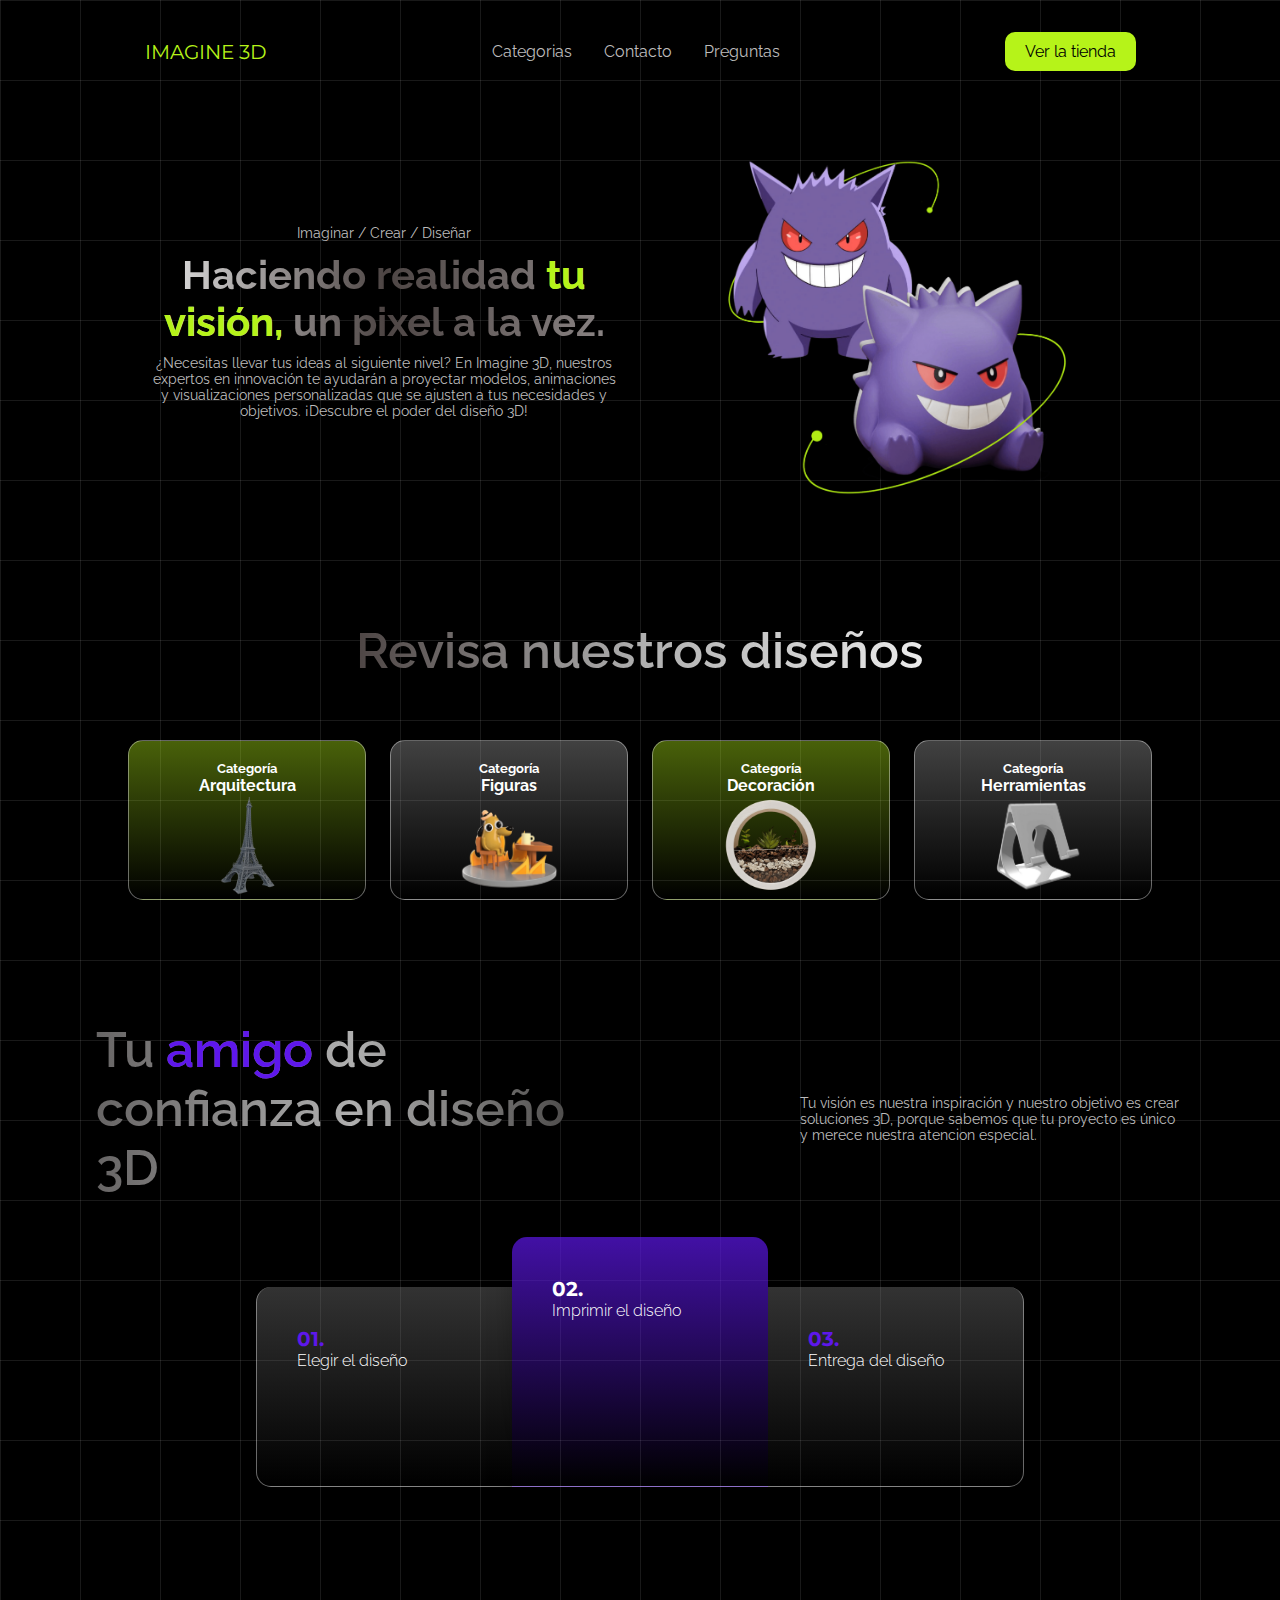
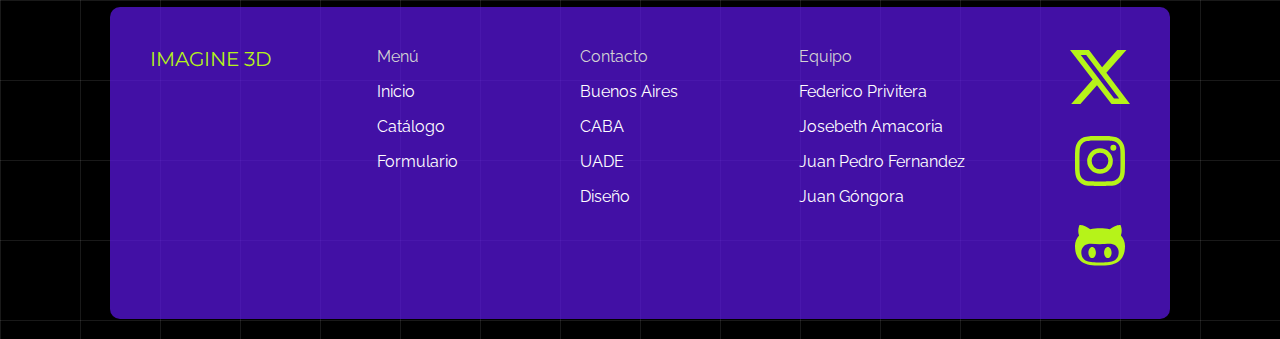
<file: index.html>
<!DOCTYPE html>
<html>
  <head>
    <meta charset="utf-8" />
    <meta name="viewport" content="width=device-width, initial-scale=1.0" />
    <link rel="stylesheet" href="./style.css" />
    <title>Imagine 3D</title>
    <script src="https://code.jquery.com/jquery-3.7.1.min.js" integrity="sha256-/JqT3SQfawRcv/BIHPThkBvs0OEvtFFmqPF/lYI/Cxo=" crossorigin="anonymous"></script>
  </head>
  <body class="container">
    <header>
      <a class="logo">Imagine 3D</a>
      <img src="./icons/icon-hamburguesa.svg" id="abrir" class="abrir-menu" />
      <nav class="nav" id="nav">
        <img src="./icons/ico-xclose.svg" class="cerrar-menu" id="cerrar" />
        <ul class="nav-list">
          <li class="link-mobile"><a href="./index.html">Inicio</a></li>
          <li><a href="#section-category">Categorias</a></li>
          <li><a href="#contacto">Contacto</a></li>
          <li><a href="./form.html">Preguntas</a></li>
        </ul>
      </nav>
      <a class="boton-nav" href="/shop.html">Ver la tienda</a>
    </header>
    <main>
      <section class="hero-section">
        <div>
          <h3>Imaginar / Crear / Diseñar</h3>
          <h1>Haciendo realidad<span> tu visión,</span> un pixel a la vez.</h1>
          <p>
            ¿Necesitas llevar tus ideas al siguiente nivel? En Imagine 3D,
            nuestros expertos en innovación te ayudarán a proyectar modelos,
            animaciones y visualizaciones personalizadas que se ajusten a tus
            necesidades y objetivos. ¡Descubre el poder del diseño 3D!
          </p>
        </div>
        <aside>
          <img src="./img/hero/img-hero.png" />
        </aside>
      </section>
      <section id="section-category" class="sections">
        <h2>Revisa nuestros diseños</h2>
        <ul class="cards-category">
          <li>
            <a href="./shop.html#arquitectura">
            <h5>Categoría</h5>
            <h4>Arquitectura</h4>
            <div>
              <img
                src="./img/categorias/img-arquitectura.png"
                alt="imagen arquitectura"
                width="100"
              />
            </div>
          </a>
          </li>
          </a>
          <li class="card-gris">
            <a href="./shop.html#figuras">
            <h5>Categoría</h5>
            <h4>Figuras</h4>
            <div>
              <img
                src="./img/categorias/img-figura.png"
                alt="imagen figuras"
                width="100"
              />
            </div>
          </a>
          </li>
          <li>
              <a href="./shop.html#decoracion">
              <h5>Categoría</h5>
              <h4>Decoración</h4>
              <div>
                <img
                src="./img/categorias/img-decoracion.png"
                alt="imagen decoración"
                width="100"
                />
              </div>
             </a>
          </li>
          <li class="card-gris">
              <a href="./shop.html#herramientas">
              <h5>Categoría</h5>
              <h4>Herramientas</h4>
              <div>
                <img
                  src="./img/categorias/img-herramientas.png"
                  alt="imagen Herramientas"
                  width="100"
                />
              </div>
              </a>
            </li>
        </ul>
      </section>
      <section id="section-steps" class="sections">
        <div class="text-steps">
          <h3>Tu <span>amigo </span> de confianza en diseño 3D</h3>
          <p>
            Tu visión es nuestra inspiración y nuestro objetivo es crear
            soluciones 3D, porque sabemos que tu proyecto es único y merece
            nuestra atencion especial.
          </p>
        </div>
        <div class="cards-steps">
          <div class="card-step-1">
            <h5>01.</h5>
            <h4>Elegir el diseño</h4>
          </div>
          <div class="card-step-2">
            <h5>02.</h5>
            <h4>Imprimir el diseño</h4>
          </div>
          <div class="card-step-3">
            <h5>03.</h5>
            <h4>Entrega del diseño</h4>
          </div>
        </div>
      </section>
    </main>

    <footer>
      <div class="contact" id="contacto">
        <div class="contact-title">
          <h2>IMAGINE 3D</h2>
        </div>
        <div class="contact-left">
          <div>
            <ul>
              <li class="encabezado-color">Menú</li>
              <li><a>Inicio</a></li>
              <li><a>Catálogo</a></li>
              <li><a href="./form.html">Formulario</a></li>
            </ul>
            <ul>
              <li class="encabezado-color">Contacto</li>
              <li>Buenos Aires</li>
              <li>CABA</li>
              <li>UADE</li>
              <li>Diseño</li>
            </ul>
            <ul>
              <li class="encabezado-color">Equipo</li>
              <li>Federico Privitera</li>
              <li>Josebeth Amacoria</li>
              <li>Juan Pedro Fernandez</li>
              <li>Juan Góngora</li>
            </ul>
          </div>
          <h2>IMAGINE 3D</h2>
        </div>
        <div class="contact-rigth">
          <ul>
            <li>
              <a
                target="_blank"
                href="https://twitter.com/search?q=impresion+3d&src=typed_query"
                ><img src="./icons/ico-x.svg"
              /></a>
            </li>
            <li>
              <a
                target="_blank"
                href="https://www.instagram.com/_imagine3d/?igsh=YnI5dGM0eWdnbmp0"
                ><img src="./icons/ico-insta.svg"
              /></a>
            </li>
            <li>
              <a
                target="_blank"
                href="https://github.com/josebeth03/landing_imagine3D"
                ><img src="./icons/ico-git.svg"
              /></a>
            </li>
          </ul>
        </div>
      </div>
    </footer>
    <script src="script.js"></script>
  </body>
</html>
</file>
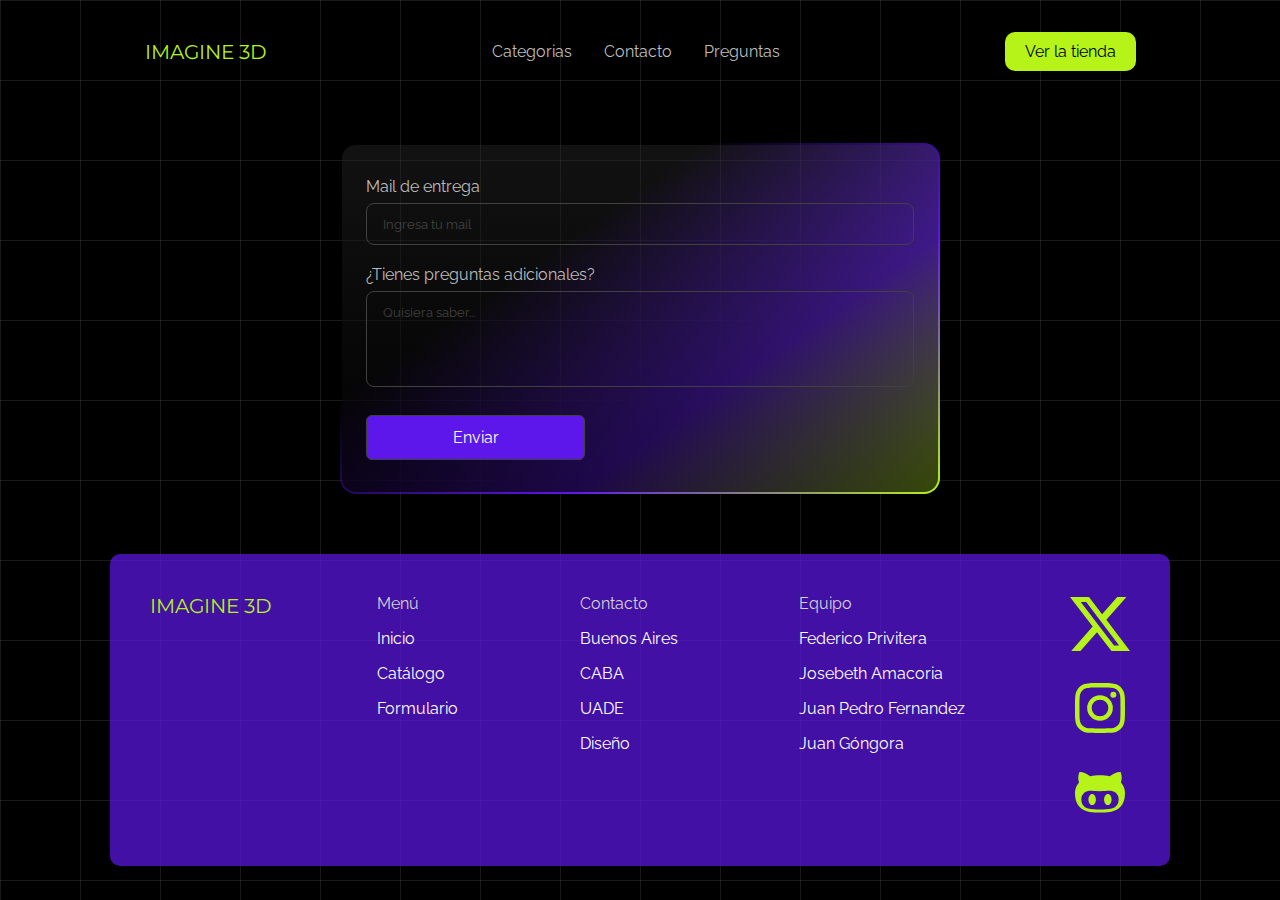
<file: form.html>
<!DOCTYPE html>
<html>
  <head>
    <meta charset="UTF-8" />
    <meta name="viewport" content="width=device-width, initial-scale=1.0" />
    <link rel="StyleSheet" href="./style.css" />
    <title>Formulario / Imagine 3D</title>
  </head>
  <body class="container">
    <header>
      <a class="logo" href="./index.html">Imagine 3D</a>
      <img src="./icons/icon-hamburguesa.svg" id="abrir" class="abrir-menu" />
      <nav class="nav" id="nav">
        <img src="./icons/ico-xclose.svg" class="cerrar-menu" id="cerrar" />
        <ul class="nav-list">
          <li class="link-mobile"><a href="./index.html">Inicio</a></li>
          <li><a href="#">Categorias</a></li>
          <li><a href="#contacto">Contacto</a></li>
          <li><a href="./form.html">Preguntas</a></li>
        </ul>
      </nav>
      <a href="./shop.html" class="boton-nav">Ver la tienda</a>
    </header>
    <main>
      <section class="formulario">
        <div class="form-container">
          <form class="form">
            <div class="form-group">
              <label for="email">Mail de entrega</label>
              <input
                type="text"
                id="email"
                name="email"
                required=""
                placeholder="Ingresa tu mail"
              />
            </div>
            <div class="form-group">
              <label for="textarea">¿Tienes preguntas adicionales?</label>
              <textarea
                name="textarea"
                id="textarea"
                rows="10"
                cols="50"
                required=""
                placeholder="Quisiera saber..."
              ></textarea>
            </div>

            <button class="form-submit-btn" type="submit">Enviar</button>
          </form>
        </div>
      </section>
    </main>
    <footer>
      <div class="contact" id="contacto">
        <div class="contact-title">
          <h2>IMAGINE 3D</h2>
        </div>
        <div class="contact-left">
          <div>
            <ul>
              <li class="encabezado-color">Menú</li>
              <li><a>Inicio</a></li>
              <li><a>Catálogo</a></li>
              <li><a href="./form.html">Formulario</a></li>
            </ul>
            <ul>
              <li class="encabezado-color">Contacto</li>
              <li>Buenos Aires</li>
              <li>CABA</li>
              <li>UADE</li>
              <li>Diseño</li>
            </ul>
            <ul>
              <li class="encabezado-color">Equipo</li>
              <li>Federico Privitera</li>
              <li>Josebeth Amacoria</li>
              <li>Juan Pedro Fernandez</li>
              <li>Juan Góngora</li>
            </ul>
          </div>
          <h2>IMAGINE 3D</h2>
        </div>
        <div class="contact-rigth">
          <ul>
            <li>
              <a
                target="_blank"
                href="https://twitter.com/search?q=impresion+3d&src=typed_query"
                ><img src="./icons/ico-x.svg"
              /></a>
            </li>
            <li>
              <a
                target="_blank"
                href="https://www.instagram.com/_imagine3d/?igsh=YnI5dGM0eWdnbmp0"
                ><img src="./icons/ico-insta.svg"
              /></a>
            </li>
            <li>
              <a
                target="_blank"
                href="https://github.com/josebeth03/landing_imagine3D"
                ><img src="./icons/ico-git.svg"
              /></a>
            </li>
          </ul>
        </div>
      </div>
    </footer>
    <script src="script.js"></script>
  </body>
</html>
</file>
<file: style.css>
@import url("https://fonts.googleapis.com/css2?family=Montserrat:ital,wght@0,100..900;1,100..900&family=Raleway:ital,wght@0,100..900;1,100..900&display=swap");

* {
  box-sizing: border-box;
  margin: 0;
  padding: 0;
  font-family: "Raleway", sans-serif;
}

ul {
  list-style: none;
}
a {
  text-decoration: none;
  color: #ffffff;
}
.container {
  width: 100%;
  height: 100%;

  background: #000000;
  --gap: 5em;
  --line: 1px;
  --color: rgba(255, 255, 255, 0.2);

  background-image: linear-gradient(
      -90deg,
      transparent calc(var(--gap) - var(--line)),
      var(--color) calc(var(--gap) - var(--line) + 1px),
      var(--color) var(--gap)
    ),
    linear-gradient(
      0deg,
      transparent calc(var(--gap) - var(--line)),
      var(--color) calc(var(--gap) - var(--line) + 1px),
      var(--color) var(--gap)
    );
  background-size: var(--gap) var(--gap);
}

.sections {
  margin-top: 100px;
  margin-bottom: 100px;
}

/* Seccion categorias */
#section-category {
  display: flex;
  flex-direction: column;
  justify-content: center;
  align-items: center;
  margin-top: 120px;
  margin-bottom: 120px;
}

#section-category h2 {
  background: linear-gradient(90deg, #4d4544, #afafaf, #ebebeb);
  -webkit-background-clip: text;
  background-clip: text;
  color: transparent;
  font-size: 30px;
  font-weight: 600;
  text-align: center;
}

.cards-category {
  margin-top: 60px;
  gap: 12px;
  display: flex;
  flex-direction: column;
  align-items: center;
  color: #ffffff;
  width: 80%;
}

.cards-category li {
  background: linear-gradient(rgba(182, 243, 25, 0.4), transparent);
  border: 1px solid rgba(255, 255, 255, 0.4);
  box-shadow: 0 25px 25px rgba(0, 0, 0, 0.25);
  border-radius: 15px;
  width: 100%;
  height: 160px;
  display: flex;
  flex-direction: column;
  justify-content: start;
  align-items: center;
  padding-top: 20px;
  cursor: pointer;
}

.cards-category .card-gris {
  background: linear-gradient(rgba(163, 163, 163, 0.4), transparent);
}

.cards-category li a {
  width: 100%;
  height: 100%;
  text-align: center;
}
/* Seccion categorias */

/* Seccion descripcion */
#sections-steps {
  display: flex;
  flex-direction: column;
}

#section-steps .text-steps {
  display: flex;
  align-items: center;
  flex-direction: column;
}

#section-steps .text-steps h3 {
  width: 80%;
  font-size: 30px;
  font-weight: 600;
  text-align: center;
  background: linear-gradient(90deg, #676565, #afafaf, #3c3a39);
  -webkit-background-clip: text;
  background-clip: text;
  color: transparent;
}

#section-steps .text-steps h3 span {
  color: #5e17eb;
}
#section-steps .text-steps p {
  margin-top: 20px;
  width: 80%;
  color: #bdbcbc;
  text-align: center;
}

.cards-steps {
  display: flex;
  justify-content: center;
  align-items: center;
  flex-direction: column;
}

.cards-steps div {
  margin-top: 40px;
  background: linear-gradient(rgba(100, 100, 100, 0.4), transparent);
  width: 220px;
  height: 200px;
  display: flex;
  flex-direction: column;
  align-items: center;
  justify-content: center;
  padding: 40px;
  color: #ffffff;
}

.cards-steps div h5 {
  font-family: "Montserrat", sans-serif;
}

.cards-steps .card-step-1 {
  background: linear-gradient(rgba(126, 126, 126, 0.4), transparent);
  border: 0.1px solid rgba(255, 255, 255, 0.4);
  border-bottom: 0.1px solid rgba(255, 255, 255, 0.4);
  border-radius: 15px;
}

.cards-steps .card-step-1 h5 {
  color: #5e17eb;
  font-size: 20px;
}

.cards-steps h4 {
  font-weight: 300;
}

.cards-steps .card-step-2 {
  background: linear-gradient(rgba(94, 23, 235, 0.7), transparent);
  height: 250px;
  border: 0.1px solid rgba(255, 255, 255, 0.4);
  border-radius: 15px;
}

.cards-steps .card-step-2 h5 {
  font-size: 20px;
}

.cards-steps .card-step-3 {
  background: linear-gradient(rgba(126, 126, 126, 0.4), transparent);
  border: 0.1px solid rgba(255, 255, 255, 0.4);
  border-radius: 15px;
}

.cards-steps .card-step-3 h5 {
  color: #5e17eb;
  font-size: 20px;
}
/* Seccion descripcion */

@media (width >= 1024px) {
  #section-category h2 {
    font-size: 50px;
  }

  .cards-category {
    flex-direction: row;
    gap: 24px;
  }

  #section-steps .text-steps {
    display: flex;
    flex-direction: row;
    align-items: center;
    justify-content: space-around;
  }

  #section-steps .text-steps h3 {
    width: 40%;
    font-size: 50px;
    text-align: start;
  }

  #section-steps .text-steps h3 span {
    color: #5e17eb;
  }
  #section-steps .text-steps p {
    width: 30%;
    color: #bdbcbc;
    text-align: start;
  }

  .cards-steps {
    flex-direction: row;
    justify-content: center;
    align-items: end;
  }

  .cards-steps div {
    width: 20%;
    height: 200px;
    flex-direction: column;
    align-items: start;
    justify-content: start;
  }

  .cards-steps .card-step-1,
  .cards-steps .card-step-2,
  .cards-steps .card-step-3 {
    border: none;
  }

  .cards-steps .card-step-1 {
    border-left: 0.1px solid rgba(255, 255, 255, 0.4);
    border-bottom: 0.1px solid rgba(255, 255, 255, 0.4);
    border-radius: 15px 0px 0px 15px;
  }

  .cards-steps .card-step-2 {
    border-bottom: 0.1px solid rgba(255, 255, 255, 0.4);
    border-radius: 15px 15px 0px 0px;
    box-shadow: 0 25px 25px 0 rgba(0, 0, 0, 0.25);
  }

  .cards-steps .card-step-3 {
    border-bottom: 0.1px solid rgba(255, 255, 255, 0.4);
    border-right: 0.1px solid rgba(255, 255, 255, 0.4);
    border-radius: 0px 15px 15px 0px;
  }
}

/* 
SECTION NAV
*/

header {
  display: flex;
  align-items: center;
  justify-content: space-between;
  padding: 2rem;
}

.logo {
  font-size: 20px;
  color: #b6f319;
  font-weight: 400;
  text-transform: uppercase;
  font-family: "Montserrat", sans-serif;
}

.boton-nav {
  color: rgb(0, 0, 0);
  padding: 10px 20px;
  background-color: #b6f319;
  border-radius: 10px;
  display: none;
}

.nav-list {
  list-style-type: none;
  display: flex;
  gap: 2rem;
}

.nav-list li a {
  text-decoration: none;
  color: rgb(189, 188, 188);
}

.abrir-menu,
.cerrar-menu {
  display: none;
  width: 30px;
}

@media screen and (max-width: 810px) {
  .abrir-menu,
  .cerrar-menu {
    display: block;
    border: 0;
    font-size: 1.25rem;
    background-color: transparent;
    cursor: pointer;
  }

  .nav {
    opacity: 0;
    visibility: hidden;
    display: flex;
    flex-direction: column;
    align-items: end;
    gap: 1rem;
    position: absolute;
    top: 0;
    right: 0;
    bottom: 0;
    background-color: rgba(0, 0, 0, 0.9);
    z-index: 20;
    padding: 2rem 2rem 2rem 6rem;
  }

  .nav.visible {
    opacity: 1;
    visibility: visible;
  }

  .nav-list {
    flex-direction: column;
    align-items: end;
  }

  .nav-list li a {
    color: #ecececec;
  }
}

/*  

FINAL NAV

*/

/* HERO SECTION */
h1 {
  background: linear-gradient(90deg, #ebebeb, #4d4544, #8d8787);
  -webkit-background-clip: text;
  background-clip: text;
  color: transparent;
  font-size: 30px;
}
h1 span {
  color: #b6f319;
}

aside {
  display: flex;
  justify-content: center;
  margin-top: 40px;
}

@keyframes jump {
  0%,
  100% {
    transform: translateY(0);
  }
  50% {
    transform: translateY(-20px);
  }
}

aside img {
  width: 70%;
  animation: jump 6s ease-in-out infinite;
}
.hero-section {
  display: flex;
  flex-direction: column;
  align-items: center;
  padding: 40px 0px 0px 0px;
}
.hero-section div {
  width: 100%;
  display: flex;
  flex-direction: column;
  gap: 10px;
  align-items: center;
  text-align: center;
  padding: 0px 20px;
}
.hero-section div h3,
div p {
  color: white;
  font-weight: 400;
  font-size: 12px;
}
/*  final section hero */
/* Sección de contacto */

footer {
  color: white;
  padding: 20px 20px;
}

.contact {
  padding: 20px 30px;
  height: 100%;
  background-color: rgba(94, 23, 235, 0.7);
  border-radius: 10px;
  display: flex;
  justify-content: space-between;
  align-items: center;
}
.contact ul {
  list-style: none;
}

.contact-left {
  display: flex;
  flex-direction: column;
  gap: 20px 0px;
}

.contact-left div {
  display: flex;
  flex-direction: column;
  gap: 20px 0px;
}

.contact-left div ul {
  display: flex;
  flex-direction: column;
  gap: 8px 0px;
}

.contact-left h2 {
  font-family: "Montserrat", sans-serif;
  font-weight: 400;
  font-size: 20px;
  color: #b6f319;
}

.encabezado-color {
  color: #d3d3d3;
}

.contact-left ul li a {
  text-decoration: none;
  color: white;
}

.contact-rigth ul li img {
  width: 60px;
}

.contact-rigth ul {
  display: flex;
  flex-direction: column;
  gap: 20px 0px;
}

.contact-title {
  display: none;
}

.contact-title h2 {
  font-family: "Montserrat", sans-serif;
  font-weight: 400;
  font-size: 20px;
  color: #b6f319;
}

@media (width > 810px) {
  .contact-left {
    width: 60%;
  }
  .contact-left div {
    flex-direction: row;
    justify-content: space-between;
  }
  .contact-title {
    display: flex;
    justify-content: start;
    height: 130px;
  }
  .contact-left h2 {
    display: none;
  }
  .boton-nav {
    display: block;
  }
  .link-mobile {
    display: none;
  }
  header {
    justify-content: space-around;
  }

  .hero-section {
    padding: 0px 0px;
    flex-direction: row;
    justify-content: center;
    margin-top: 40px;
  }
  .hero-section div {
    width: 50%;
  }

  aside {
    margin-top: 0px;
    width: 50%;
  }
}

@media (width > 1200px) {
  footer {
    padding: 20px 110px;
  }
  .contact {
    padding: 40px;
    align-items: start;
  }
  .contact-left div ul {
    gap: 16px 0px;
  }

  .hero-section div {
    width: 40%;
  }

  h1 {
    font-size: 40px;
  }

  aside {
    margin-top: 0px;
    width: 40%;
  }
  .hero-section div h3,
  div p {
    font-size: 14px;
    color: #bdbcbc;
  }
}

/* Final sección de contacto */

/* Sección de formulario */

.formulario {
  display: flex;
  justify-content: center;
  padding: 40px 0px;
}

.form-container {
  width: 90%;
  max-width: 600px;
  background: linear-gradient(rgba(45, 45, 45, 0.4), rgba(0, 0, 0, 0.7))
      padding-box,
    linear-gradient(145deg, transparent 33%, #5e17eb, #b6f319) border-box;
  border: 2px solid transparent;
  padding: 32px 24px;
  font-size: 16px;
  color: white;
  display: flex;
  flex-direction: column;
  gap: 20px;
  box-sizing: border-box;
  border-radius: 16px;
}

.form-container button:active {
  scale: 0.95;
}

.form-container .form {
  display: flex;
  flex-direction: column;
  gap: 20px;
}

.form-container .form-group {
  display: flex;
  flex-direction: column;
  gap: 2px;
}

.form-container .form-group label {
  display: block;
  margin-bottom: 5px;
  color: #bdbcbc;
  font-weight: 400;
  font-size: 16px;
}

.form-container .form-group input {
  width: 100%;
  padding: 12px 16px;
  border-radius: 8px;
  color: #bdbcbc;
  background-color: transparent;
  border: 1px solid #414141;
}

.form-container .form-group textarea {
  width: 100%;
  padding: 12px 16px;
  border-radius: 8px;
  resize: none;
  color: #bdbcbc;
  height: 96px;
  border: 1px solid #414141;
  background-color: transparent;
}

.form-container .form-group input::placeholder {
  opacity: 0.5;
}

.form-container .form-group input:focus {
  outline: none;
  border-color: #b6f319;
}

.form-container .form-group textarea:focus {
  outline: none;
  border-color: #b6f319;
}
.form-container .form-group textarea::placeholder {
  opacity: 0.5;
}

.form-container .form-submit-btn {
  display: flex;
  align-items: flex-start;
  justify-content: center;
  align-self: flex-start;
  color: #ffffff;
  font-weight: 400;
  width: 40%;
  background: #5e17eb;
  border: 1px solid #414141;
  padding: 12px 16px;
  font-size: inherit;
  gap: 8px;
  margin-top: 8px;
  cursor: pointer;
  border-radius: 6px;
}

.form-container .form-submit-btn:hover {
  background-color: #b6f319;
  color: #000000;
}

/* Final sección de formulario */

/* Inicio Shop */

.buttonAgregar {
  border: none;
    margin: 0;
    padding: 0;
    width: auto;
    overflow: visible;
    background: transparent;
}

.margenesCategorias {
  margin: 20px;
}

.categoriasProducto h2 {
  color: white;
  text-align: center;
  margin-bottom: 20px;
}

.sectionProductos {
  display: grid;
  place-content: center;
  grid-template-columns:270px;
  grid-auto-rows: minmax(100px, auto);
  grid-gap: 40px;
  margin-bottom: 50px;
}


.cardProductos {
  width: 270px;
  background: linear-gradient(rgba(163, 163, 163, 0.4), transparent);
  border: 1px solid rgba(255, 255, 255, 0.4);
  box-shadow: 0 25px 25px rgba(0, 0, 0, 0.25);
  border-radius: 15px;
  display: flex;
  flex-direction: column;
  align-items: center;
}




.cardProductos img {
  width: 250px;
}

.cardProductos .botonesProducto {
  gap: 20px;
  display: flex;
  align-items: center;
  justify-content: center;
  margin-bottom: 20px;
}
.cardProductos div p {
  color: #bdbcbc;
  text-align: center;
  margin-bottom: 20px;
}

.cardProductos .botonesProducto a {
  display: flex;
  align-items: center;
  gap: 4px;
  color: #bdbcbc;
  border-radius: 8px;
  font-size: 14px;
  background-color: #000000;
}

.cardProductos .botonesProducto a img {
  width: 24px;
}

.cardProductos .botonesProducto .buttonComprar {
  background-color: #5e17eb;
  padding: 10px 18px;
}

.cardProductos .botonesProducto .buttonComprar:hover {
  background-color: #b6f319;
  color: #000000;
  padding: 10px 18px;
}

.buttonAgregar {
  padding: 10px;
  color: white;
  cursor: pointer;
}

header div {
  display: flex;
  align-items: center;
  gap: 30px;
}

header div #carrito {
  width: 30px;
}

#carrito {
  color: white;
}

.containerCarrito {
  position: relative;

}


.cantidad {
  align-items: center;
  justify-content: center;
  color: white;
  display: flex;
  width: 20px;
  height: 20px;
  border-radius: 100%;
  position: absolute;
  top: -10px;
  right: -10px;
  background-color: #5e17eb;}

@media screen and (width > 810px) {
  .sectionProductos {
    grid-template-columns:270px 270px;
    grid-auto-rows: minmax(100px, auto);
    grid-gap: 30px;
  }

  @media screen and (width > 1024px) {
    .sectionProductos {
      grid-template-columns: repeat(3, 270px) 
        }
  }
}
/* Final Shop */
</file>
